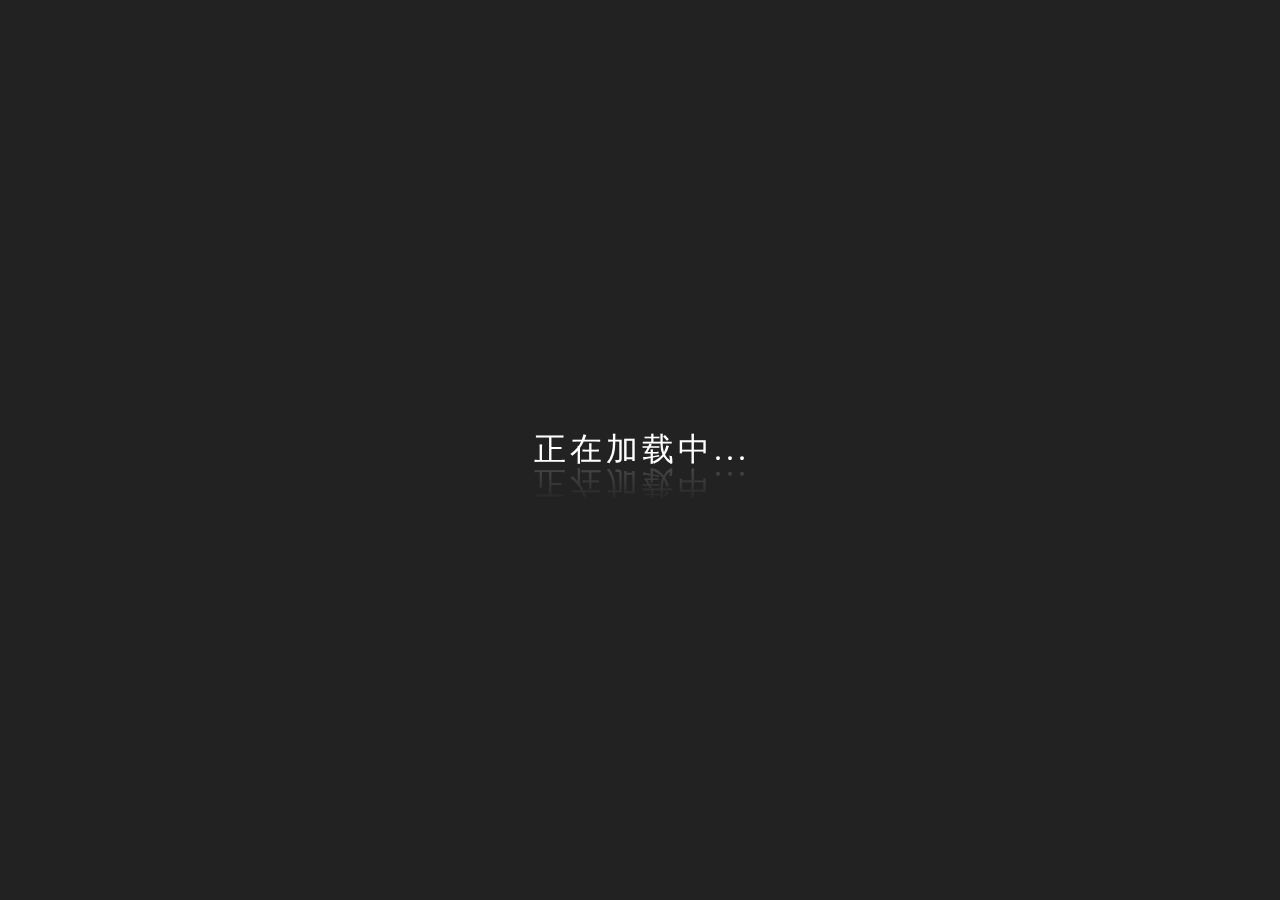
<file: 「前端编程实战 01」HTML+CSS3 实现浪文本网页特效/index.html>
<!DOCTYPE html>
<html lang="zh_CN">
  <head>
    <meta charset="UTF-8" />
    <meta name="viewport" content="width=device-width, initial-scale=1.0" />
    <link rel="stylesheet" href="style.css" />
    <title>波浪文本动画效果</title>
  </head>
  <body>
    <div class="wavy">
      <span style="--i: 1;">正</span>
      <span style="--i: 2;">在</span>
      <span style="--i: 3;">加</span>
      <span style="--i: 4;">载</span>
      <span style="--i: 5;">中</span>
      <span style="--i: 6;">.</span>
      <span style="--i: 7;">.</span>
      <span style="--i: 8;">.</span>
    </div>
  </body>
</html>
</file>
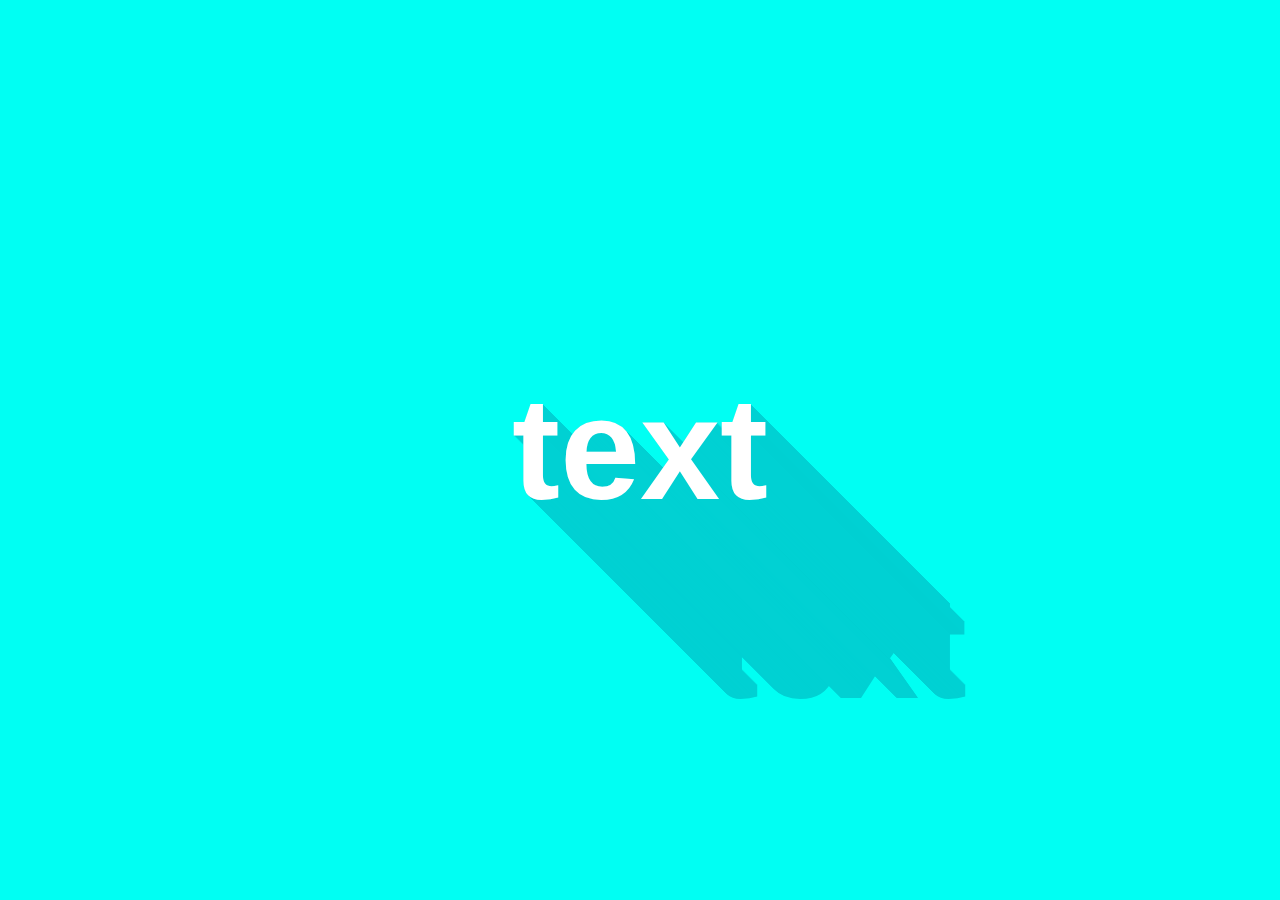
<file: 「前端编程实战 27」HTML+CSS3 实现长阴影网页特效/index.html>
<!DOCTYPE html>
<html lang="zh_CN">
  <head>
    <meta charset="UTF-8" />
    <meta name="viewport" content="width=device-width, initial-scale=1.0" />
    <link rel="stylesheet" href="style.css" />
    <title>扁平长阴影特效</title>
  </head>
  <body>
    <!-- contentEditable 属性用于设置或返回元素的内容是否可编辑。 -->
    <div id="text" contenteditable>text</div>
  </body>
  <script>
    let text = document.getElementById("text");
    let shadow = "";
    for (let i = 0; i < 200; i++) {
      // 循环 平移
      shadow += (shadow ? "," : "") + `${i * 1}px ${i * 1}px 0px #01d1d3`;
    }
    console.log(shadow);
    text.style.textShadow = shadow;
  </script>
</html>
</file>
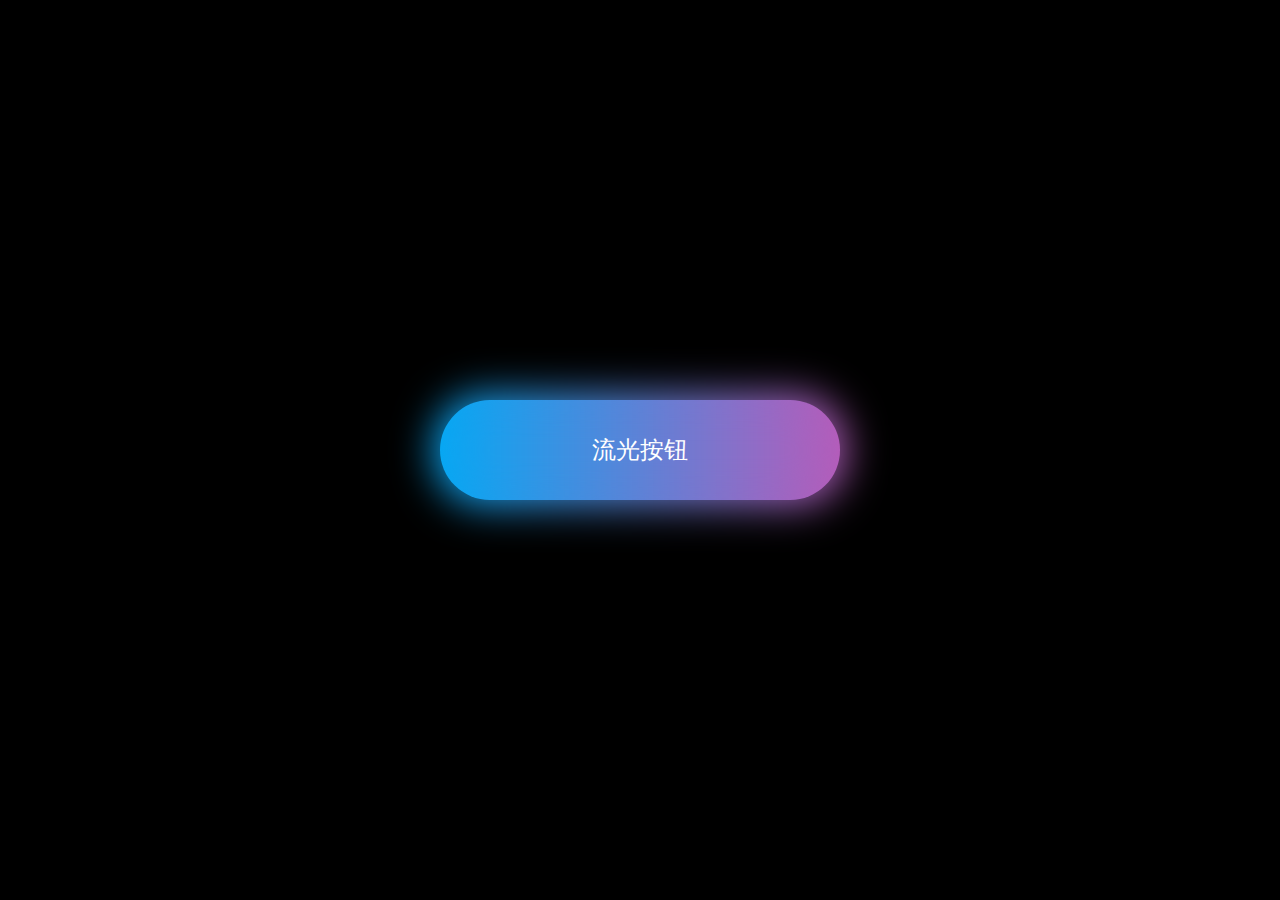
<file: 【HTML+CSS】CSS3实现炫酷的流光按钮效果/index.html>
<!DOCTYPE html>
<html lang="zh_CN">
  <head>
    <meta charset="UTF-8" />
    <meta name="viewport" content="width=device-width, initial-scale=1.0" />
    <title>流光按钮</title>
    <link rel="stylesheet" href="./css/index.css" />
  </head>
  <body>
    <a href="javascript:;">流光按钮</a>
    <!-- href属性是javascript：表示触发JavaScript代码，而javascript:;时就是什么都执行 -->
  </body>
</html>
</file>
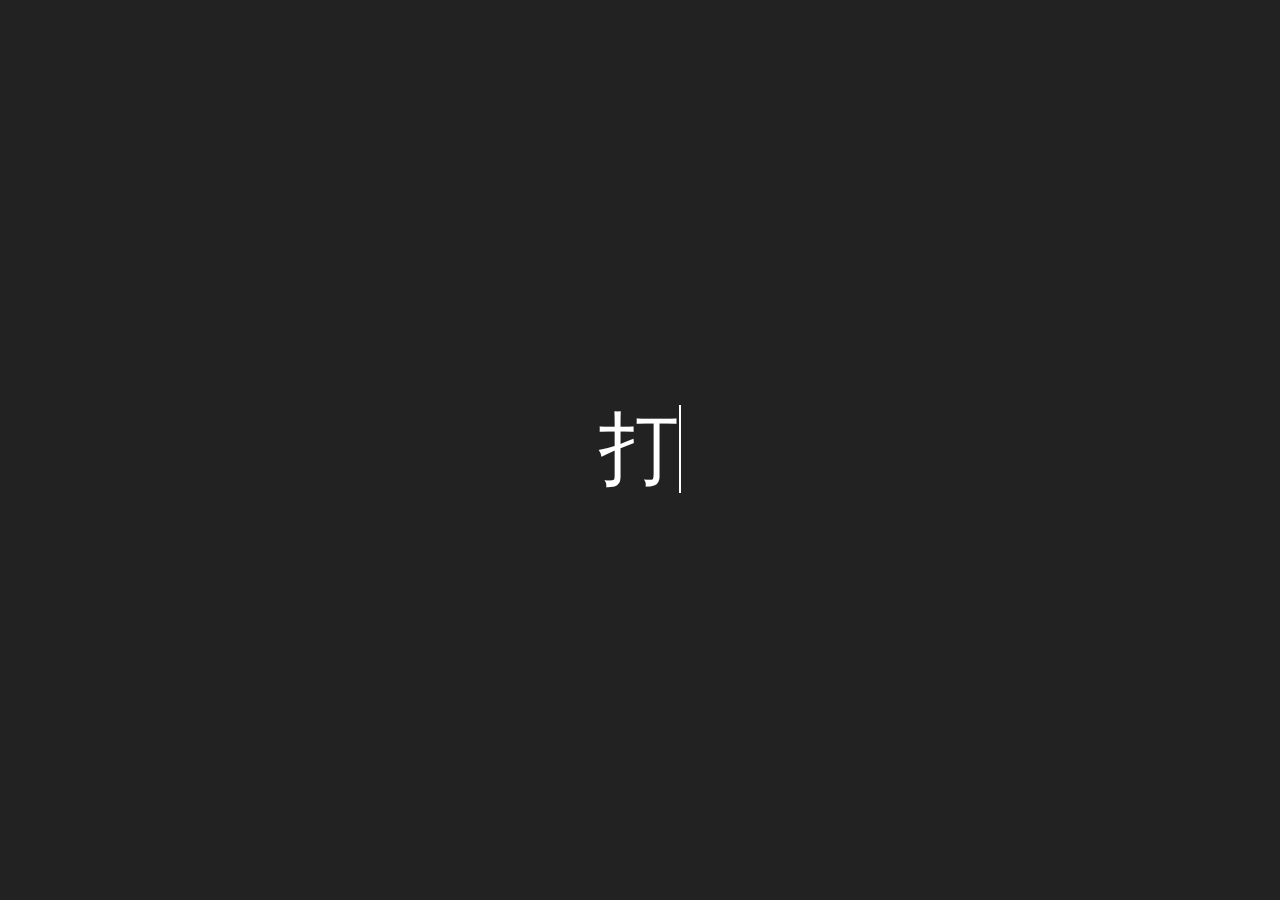
<file: 使用JS实现极客风打字效果HTML、CSS、JS前端实战/index.html>
<!DOCTYPE html>
<html lang="zh_CN">
  <head>
    <meta charset="UTF-8" />
    <meta name="viewport" content="width=device-width, initial-scale=1.0" />
    <link rel="stylesheet" href="style.css" />
    <title>打字机效果</title>
  </head>
  <body>
    <main>
      <h1>
        <span
          id="text"
          data-text='["打字机效果", "前端练习", "Bilibili干杯"]'
        ></span>
        <span class="mark"></span>
      </h1>
    </main>
    <script src="index.js"></script>
  </body>
</html>
</file>
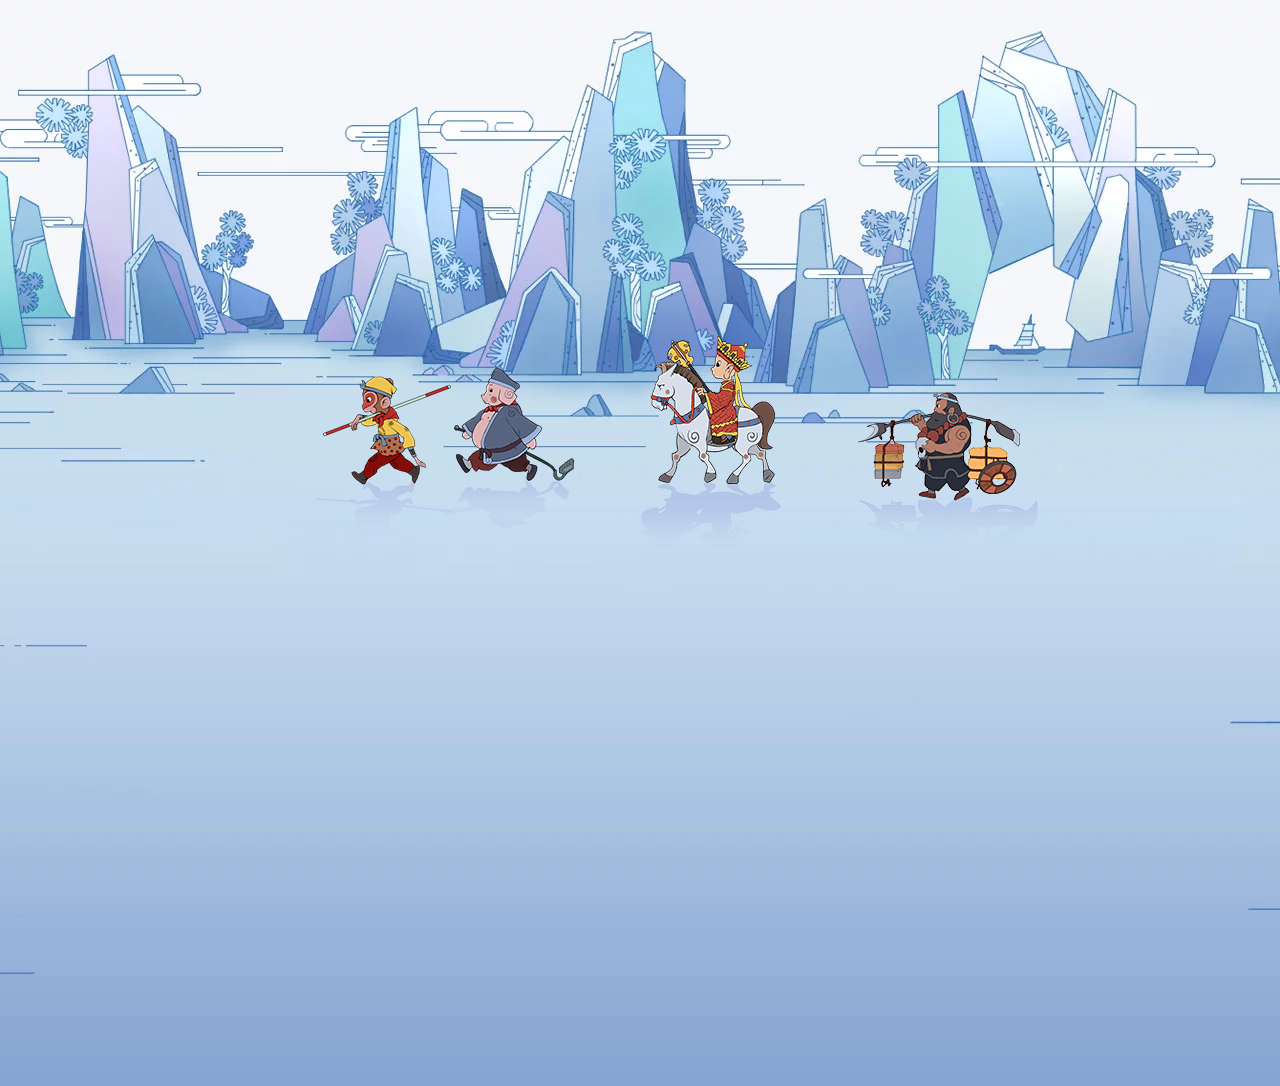
<file: 西天取经逐帧动画/index.html>
<!DOCTYPE html>
<html lang="zh_CN">
  <head>
    <meta charset="UTF-8" />
    <meta name="viewport" content="width=device-width, initial-scale=1.0" />
    <link rel="stylesheet" href="style.css" />
    <title>西天取经逐帧动画</title>
  </head>
  <body>
    <div class="west">
      <div class="wukong"></div>
      <div class="bajie"></div>
      <div class="tangseng"></div>
      <div class="shaseng"></div>
    </div>
  </body>
</html>
</file>
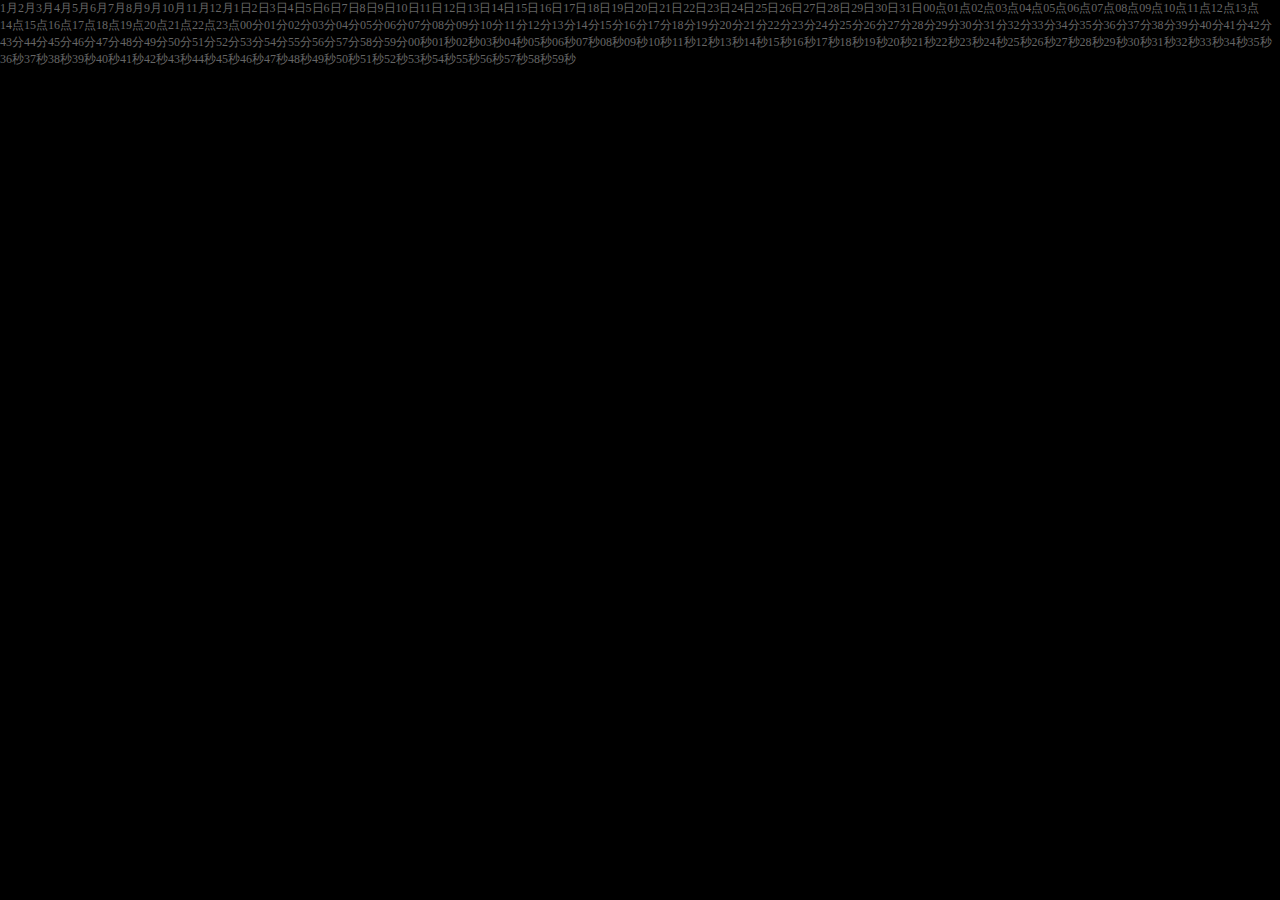
<file: 转环时钟/转环时钟.html>
<!DOCTYPE html>
<html lang="en">
<head>
    <meta charset="UTF-8">
    <title>Title</title>
    <style>
        html{
            background: #000;
            color: #666;
            font-size: 12px;
            overflow:hidden;
        }
        *{
            margin: 0;
            padding: 0;
        }
        span{
            display: block;
            float: left;
        }
        .on{
            color: #fff;
        }
        .wrapper{
            width: 200px;
            height: 200px;
            position: absolute;
            left:50%;
            top:50%;
            margin-top: -100px;
            margin-left: -100px;
        }
        .wrapper .timebox{
            position: absolute;
            width: 200px;
            height: 200px;
            top: 0;
            left:0;
            border-radius: 100%;
            transition: all 0.5s;
        }
        .timebox span{
            transition: all 0.5s;
            float: left;
        }
        .wrapper  .timebox span{
            position: absolute;
            left:50%;
            top:50%;
            width: 40px;
            height: 18px;
            margin-top: -9px;
            margin-left: -20px;
            text-align: right;
        }
 
    </style>
</head>
<body>
 
<div id="wrapper">
    <div class="timebox yuebox" id="yueBox"></div>
    <div class="timebox riqiBox" id="riqiBox"></div>
    <div class="timebox hourbox" id="hourbox"></div>
    <div class="timebox minutebox" id="minutebox"></div>
    <div class="timebox secondbox" id="secondbox"></div>
</div>
 
 
<script>
 
    let wrapper = document.getElementById("wrapper");
    let yueBox = document.getElementById("yueBox");
    let riqiBox = document.getElementById("riqiBox");
    let hourbox = document.getElementById("hourbox");
    let minutebox = document.getElementById("minutebox");
    let secondbox = document.getElementById("secondbox");
 
    /*
    * 找所有的东西标签函数
    * */
    let findSiblings = function( tag ){
        let parent = tag.parentNode;
        let childs = parent.children;
        let sb = [];
        for(let i=0 ; i <= childs.length-1 ; i++){
            if( childs[i]!==tag){
                sb[sb.length] = childs[i];
            }
        }
        return  sb ;
    };
 
    /*
    * 去掉所有兄弟的类
    * */
    let removeSiblingClass =function( tag ){
        let sb = findSiblings( tag );
        for(let i=0 ;  i <= sb.length-1 ; i++){
            sb[i].className = "";
        }
    };
 
    /*
    * 初始化月份函数
    * */
    let initMonth = function(){
      for(let i=1; i<=12; i++){
            let span = document.createElement("span");
            span.innerHTML = i+"月";
            yueBox.appendChild( span );
      }
    };
 
    // 初始化日期
    let initDate = function(){
        for(let i=1; i<=31; i++){
            let span = document.createElement("span");
            span.innerHTML = i+"日";
            riqiBox.appendChild( span );
        }
    };
 
    // 初始化小时，分钟，秒
    let initHour = function(){
        for(let i=0; i<=23; i++){
            let h = i ;
            let span = document.createElement("span");
            if( h<10){
                h="0"+h;
            }
            span.innerHTML = h +"点";
            hourbox.appendChild( span );
        }
    };
    let initMinute = function(){
        for(let i=0; i<=59; i++){
            let  f = i ;
            let span = document.createElement("span");
            if( f<10){
                f="0"+f;
            }
            span.innerHTML = f +"分";
            minutebox.appendChild( span );
        }
    };
    let initSecond = function(){
        for(let i=0; i<=59; i++){
            let  miao = i ;
            let span = document.createElement("span");
            if( miao<10){
                miao="0"+miao;
            }
            span.innerHTML = miao +"秒";
            secondbox.appendChild( span );
        }
    };
 
    // 时间文字样式切换函数
    let changeTime = function(tag){
        tag.className = "on";
        removeSiblingClass( tag );
    };
 
    /*
    * 初始化日历函数
    * */
    let initRili = function(){
        initMonth(); // 初始化月份
        initDate(); // 初始化日期
        initHour(); // 小时
        initMinute();
        initSecond();
    };
 
    /*
    * 展示当前时间
    * 参数：mydate 时间对象
    * */
    let  showNow = function( mydate ){
 
        let yue = mydate.getMonth() ;
        let riqi = mydate.getDate();
        let hour = mydate.getHours()  ;
        let minute = mydate.getMinutes();
        let second = mydate.getSeconds();
        // 时间文字样式切换函数
        changeTime( yueBox.children[yue] );
        changeTime( riqiBox.children[riqi-1] );
        changeTime( hourbox.children[hour] );
        changeTime( minutebox.children[minute] );
        changeTime( secondbox.children[second] );
 
    };
 
    // 展示时间圆圈函数
    // tag：目标
    // num：数字数量
    // dis：圆圈半径
    let textRound = function(tag,num,dis){
        let span = tag.children ;
        for(let i=0 ; i<=span.length-1; i++){
            span[i].style.transform="rotate("+ (360/span.length)*i+"deg)  translateX("+dis+"px)" ;
        }
    };
    /*
    * 旋转指定“圆圈”指定度数
    * */
    let rotateTag = function(tag , deg){
        tag.style.transform = "rotate("+deg+"deg)";
    };
 
    let main = function(){
        initRili(); // 初始化日历
 
        setInterval(function(){
            let mydate = new Date();
            showNow( mydate ); // 展示当前时间
        },1000);
 
        //  n秒后，摆出圆形
        setTimeout(function(){
            wrapper.className = "wrapper";
            textRound(yueBox,12,40);
            textRound(riqiBox,31,80);
            textRound(hourbox,24,120);
            textRound(minutebox,60,160);
            textRound(secondbox,60,200);
            setInterval(function(){
                let mydate = new Date();
                rotateTag( yueBox , -30*mydate.getMonth());
                rotateTag( riqiBox , -360/31*(mydate.getDate()-1) );
                rotateTag( hourbox , -360/24*mydate.getHours());
                rotateTag( minutebox , -6*mydate.getMinutes());
                rotateTag( secondbox , -6*mydate.getSeconds());
            },1000)
        },6000)
 
    };
    main();
   
</script>
 
</body>
</html>
</file>
<file: 「前端编程实战 01」HTML+CSS3 实现浪文本网页特效/style.css>
* {
  margin: 0;
  padding: 0;
  font-family: "微软雅黑";
}

body {
  display: flex;
  align-items: center;
  justify-content: center;
  min-height: 100vh;
  background-color: #222;
}

.wavy {
  position: relative;
  /* 倒影，below向下 */
  -webkit-box-reflect: below -12px linear-gradient(transparent, rgba(0, 0, 0, 0.2));
}

.wavy span {
  position: relative;
  /* inline-block 既是行内元素又能设置宽高 */
  display: inline-block;
  font-size: 2em;
  color: #fff;
  /* ease-in-out 相对于匀速，（开始和结束都慢）两头慢 */
  animation: animate 1s ease-in-out infinite;
  /* 延迟动画开始时间 */
  /* 进行运算需要放在calu()里, --i 获取变量 i */
  animation-delay: calc(0.1s * var(--i));
}

@keyframes animate {
  0% {
    transform: translateY(0px);
  }
  20% {
    transform: translateY(-24px);
  }
  /* 后面 60% 都不动 */
  40%,
  100% {
    transform: translateY(0px);
  }
}
</file>
<file: 「前端编程实战 27」HTML+CSS3 实现长阴影网页特效/style.css>
* {
  margin: 0;
  padding: 0;
  font-family: "微软雅黑", sans-serif;
}

body {
  display: flex;
  align-items: center;
  justify-content: center;
  min-height: 100vh;
  background: #00fff3;
}

#text {
  position: relative;
  color: #fff;
  font-size: 9em;
  font-weight: 700;
  outline: none;
  text-align: center;
  /* text-shadow: h-shadow(水平) v-shadow(垂直) blur(模糊距离) color; */
  text-shadow: 1px 1px 0px #01d1d3;
}
</file>
<file: 【HTML+CSS】CSS3实现炫酷的流光按钮效果/css/index.css>
* {
  margin: 0;
  padding: 0;
}
body {
  background-color: black;
}
a {
  text-decoration: none; /* 去掉下划线 */
  position: absolute;
  left: 50%;
  top: 50%;
  transform: translate(-50%, -50%); /* 元素移动自身的百分比距离 */
  font-size: 24px;
  /* 线性渐变，第一个是方向 */
  background: linear-gradient(90deg, #03a9f4, #f441a5, #ffeb3b, #03a9f4);
  background-size: 400%;
  width: 400px;
  height: 100px;
  line-height: 100px;
  text-align: center;
  color: #fff;
  text-transform: uppercase; /* 字母大写 */
  border-radius: 50px; /* 圆半径 */
  z-index: 1;
}
a::before {
  content: "";
  position: absolute;
  left: -5px;
  right: -5px;
  top: -5px;
  bottom: -5px;
  background: linear-gradient(90deg, #03a9f4, #f441a5, #ffeb3b, #03a9f4);
  background-size: 400%;
  border-radius: 50px;
  filter: blur(20px); /* 滤镜，blur高斯模糊 */
  z-index: -1;
}
a:hover::before {
  animation: sun 8s infinite; /* 动画名称，时间，无穷尽循环 */
}

a:hover {
  animation: sun 8s infinite;
}
/* 创建动画 ，100%是当动画完成*/
@keyframes sun {
  100% {
    background-position: -400% 0;
  }
}
</file>
<file: 使用JS实现极客风打字效果HTML、CSS、JS前端实战/style.css>
* {
  margin: 0;
  padding: 0;
  /* box-sizing: 设置为border-box后，
  width=content+padding+border
  div width为百分比，padding、border为像素，内容会自动缩放
  */
  box-sizing: border-box;
}
main {
  display: flex;
  background-color: #222;
  align-items: center;
  justify-content: center;
  height: 100vh;
}

h1 {
  color: #ffffff;
  font-size: 5em;
  font-weight: 300;
}

span.mark {
  border-right: 2px solid #ffffff;
  /* step-end 一步到位，不逐渐变化 */
  animation: blink 0.6s step-end infinite;
}

@keyframes blink {
  from,
  to {
    border-color: transparent;
  }
  50% {
    border-color: #ffffff;
  }
}
</file>
<file: 西天取经逐帧动画/style.css>
html body {
  padding: 0px;
  margin: 0px;
}

.west {
  position: relative;
  /* 相对定位，是在原来的位置的基础上进行移动 */
  height: 1086px;
  background-image: url(./ft2_7b14393.webp);
  background-color: #84a4d2;
  background-repeat: no-repeat;
  background-position: center top;
}

.west > div {
  position: absolute;
  /* 绝对定位，是父元素左上角为原点的坐标系定位 */

  /* 把 div 的左边缘设置在其 父元素左边缘 右边的 父元素宽度50% 的位置 */
  left: 50%;
  background-position-y: center;
  background-repeat: no-repeat;
}

.wukong {
  /* 8图  1600*180 */
  width: 200px;
  height: 180px;

  margin-left: -358px;
  top: 358px;

  background-image: url(./west_01_3ca39fe.png);
  animation: move1 1.4s steps(8) infinite;
}
.bajie {
  /* 8图  1600*180 */
  width: 200px;
  height: 180px;

  margin-left: -198px;
  top: 356px;

  background-image: url(./west_02_47bad19.png);
  animation: move1 1.4s steps(8) infinite;
}
.tangseng {
  /* 8图  1360*240 */
  /* 宽：1360/8=170 */
  width: 170px;
  height: 240px;

  /* 调整一下唐僧的上下位置 */
  margin-left: -11px;
  top: 326px;

  background-image: url(./west_03_f962447.png);
  animation: move2 1.4s steps(8) infinite;
}
.shaseng {
  /* 8图  1680*200 */
  /* 宽：1680/8=210 */
  width: 210px;
  height: 200px;

  margin-left: 198px;
  top: 372px;

  background-image: url(./west_04_6516d80.png);
  animation: move3 1.4s steps(8) infinite;
}
/* 
背景图片不显示的原因： 
1. css没有被调用 
2. css图片地址不对 
3. div的高度没有固定，是auto、没有设值或者高度不够 
4. div被嵌套 
5. div代码不规范
 */
/* animation: name duration timing-function delay iteration-count direction fill-mode; */
/* 动画属性
name：绑定到选择器的关键帧的名称
duration：动画完成的时间
timing-function：动画如何完成一个周期
          linear 从头到尾速度相同
          ease（默认）低俗开始，加快。慢速结束
          ease-in：低速开始
          ease-out：  低速结束
          ease-in-out	动画以低速开始和结束
          cubic-bezier(n,n,n,n)	在 cubic-bezier 函数中自己的值。可能的值是从 0 到 1 的数值
                  使用 steps就无法使用 cubic-bezier
          steps(number[, end | start])两个参数：第一个参数是一个正值，指定动画分割的段数。第二个参数可选，接受 start 和 end 两个值，指定在每个间隔的起点或是终点发生阶跃变化，默认为 end。start 第一帧是动画结束的时候状态； end 第一帧是动画开始的时候状态
delay：动画开始前延迟时间
          负值：动画跳过 * 秒进入动画
iteration-count：播放次数
          infinite  无限播放
direction：是否轮流反向播放动画
          reverse 反向播放
          alternate 第奇数次正向播放，偶数次反向播放
          alternate-reverse：第奇数次反向播放，偶数次正向播放
fill-mode：动画不播放时，应用元素的样式
          forward 动画停止时，应用动画结束时的效果
          backward 动画停止时，应用动画开始时的效果
          both：不太懂
*/

@keyframes move1 {
  /* 悟空、八戒 */
  0% {
    background-position-x: 0px;
  }
  100% {
    background-position-x: -1600px;
  }
}

@keyframes move2 {
  /* 唐僧 */
  0% {
    background-position-x: 0px;
  }
  100% {
    background-position-x: -1360px;
  }
}

@keyframes move3 {
  /* 沙僧 */
  0% {
    background-position-x: 0px;
  }
  100% {
    background-position-x: -1680px;
  }
}
</file>
